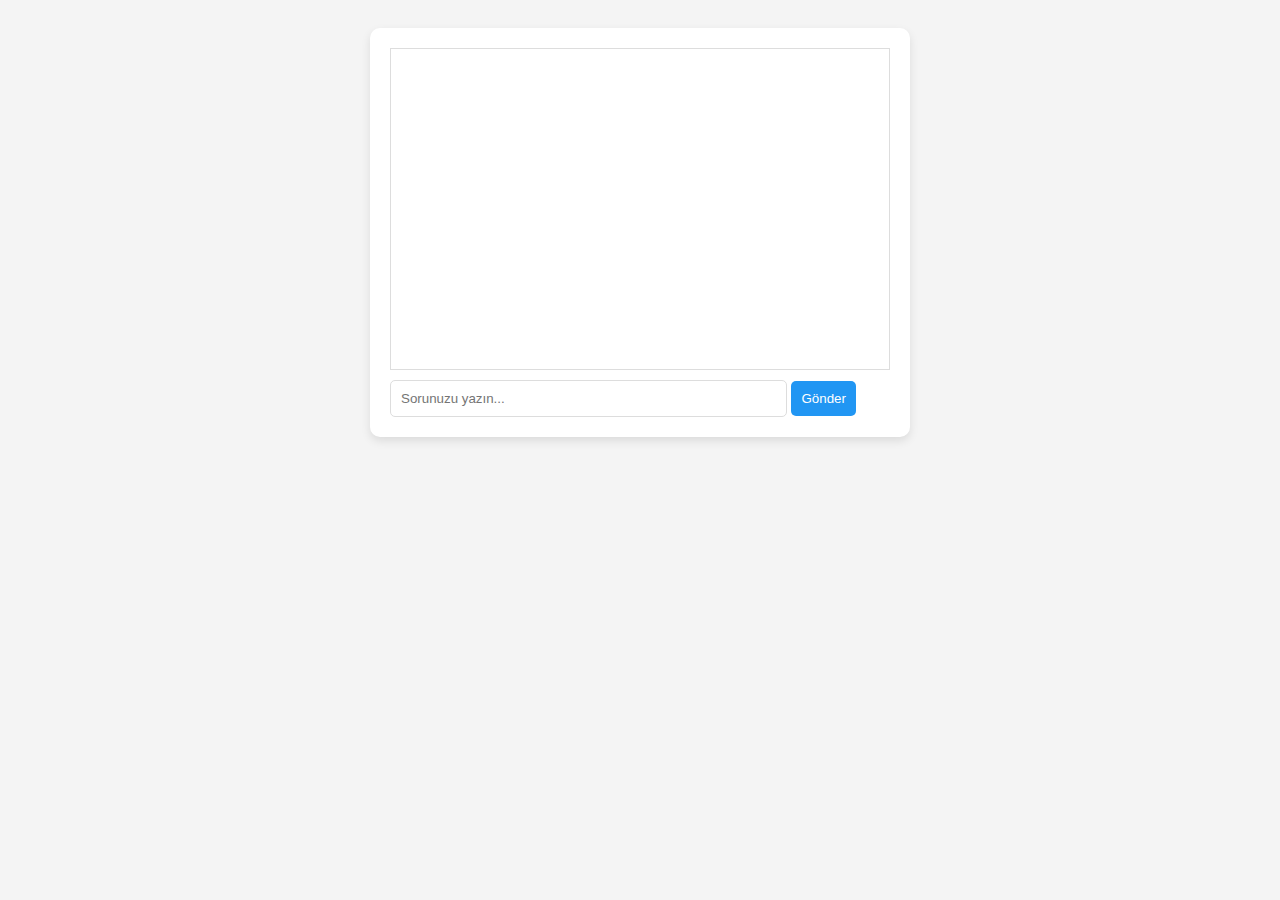
<file: templates/gemini.html>
<!DOCTYPE html>
<html lang="tr">
<head>
    <meta charset="UTF-8">
    <title>Yapay Zeka Asistanım</title>
    <style>
        body { font-family: sans-serif; background: #f4f4f4; padding: 20px; display: flex; justify-content: center; }
        .chat-box { width: 100%; max-width: 500px; background: white; border-radius: 10px; box-shadow: 0 4px 10px rgba(0,0,0,0.1); padding: 20px; }
        #messages { height: 300px; overflow-y: auto; border: 1px solid #ddd; padding: 10px; margin-bottom: 10px; display: flex; flex-direction: column; gap: 8px; }
        .user { background: #e3f2fd; align-self: flex-end; padding: 8px; border-radius: 5px; }
        .ai { background: #f1f8e9; align-self: flex-start; padding: 8px; border-radius: 5px; }
        input { width: 75%; padding: 10px; border: 1px solid #ddd; border-radius: 5px; }
        button { padding: 10px; background: #2196f3; color: white; border: none; border-radius: 5px; cursor: pointer; }
    </style>
</head>
<body>

<div class="chat-box">
    <div id="messages"></div>
    <input type="text" id="userInput" placeholder="Sorunuzu yazın...">
    <button onclick="send()">Gönder</button>
</div>

<script type="module">
    import { GoogleGenerativeAI } from "https://esm.run/@google/generative-ai";

    // BURAYA AZ ÖNCE ALDIĞIN GOOGLE ANAHTARINI YAPIŞTIR
    const API_KEY = "AIzaSyBR3fF6-2Tt0E0IKltuGXFZFpe4wqYFJNE"; 
    const genAI = new GoogleGenerativeAI(API_KEY);

    window.send = async function() {
        const input = document.getElementById("userInput");
        const msgDiv = document.getElementById("messages");
        const text = input.value;
        if(!text) return;

        msgDiv.innerHTML += `<div class="user">${text}</div>`;
        input.value = "";

        try {
            // HATA ALMAMAK İÇİN EN STABİL MODEL:
            const model = genAI.getGenerativeModel({ model: "gemini-1.5-flash" });
            
            const result = await model.generateContent(text);
            const response = await result.response;
            msgDiv.innerHTML += `<div class="ai"><b>Bot:</b> ${response.text()}</div>`;
        } catch (err) {
            console.error(err);
            msgDiv.innerHTML += `<div style="color:red">Hata: Google anahtarın henüz aktif olmamış veya bölgeni desteklemiyor olabilir.</div>`;
        }
        msgDiv.scrollTop = msgDiv.scrollHeight;
    }
</script>
</body>
</html>
</file>
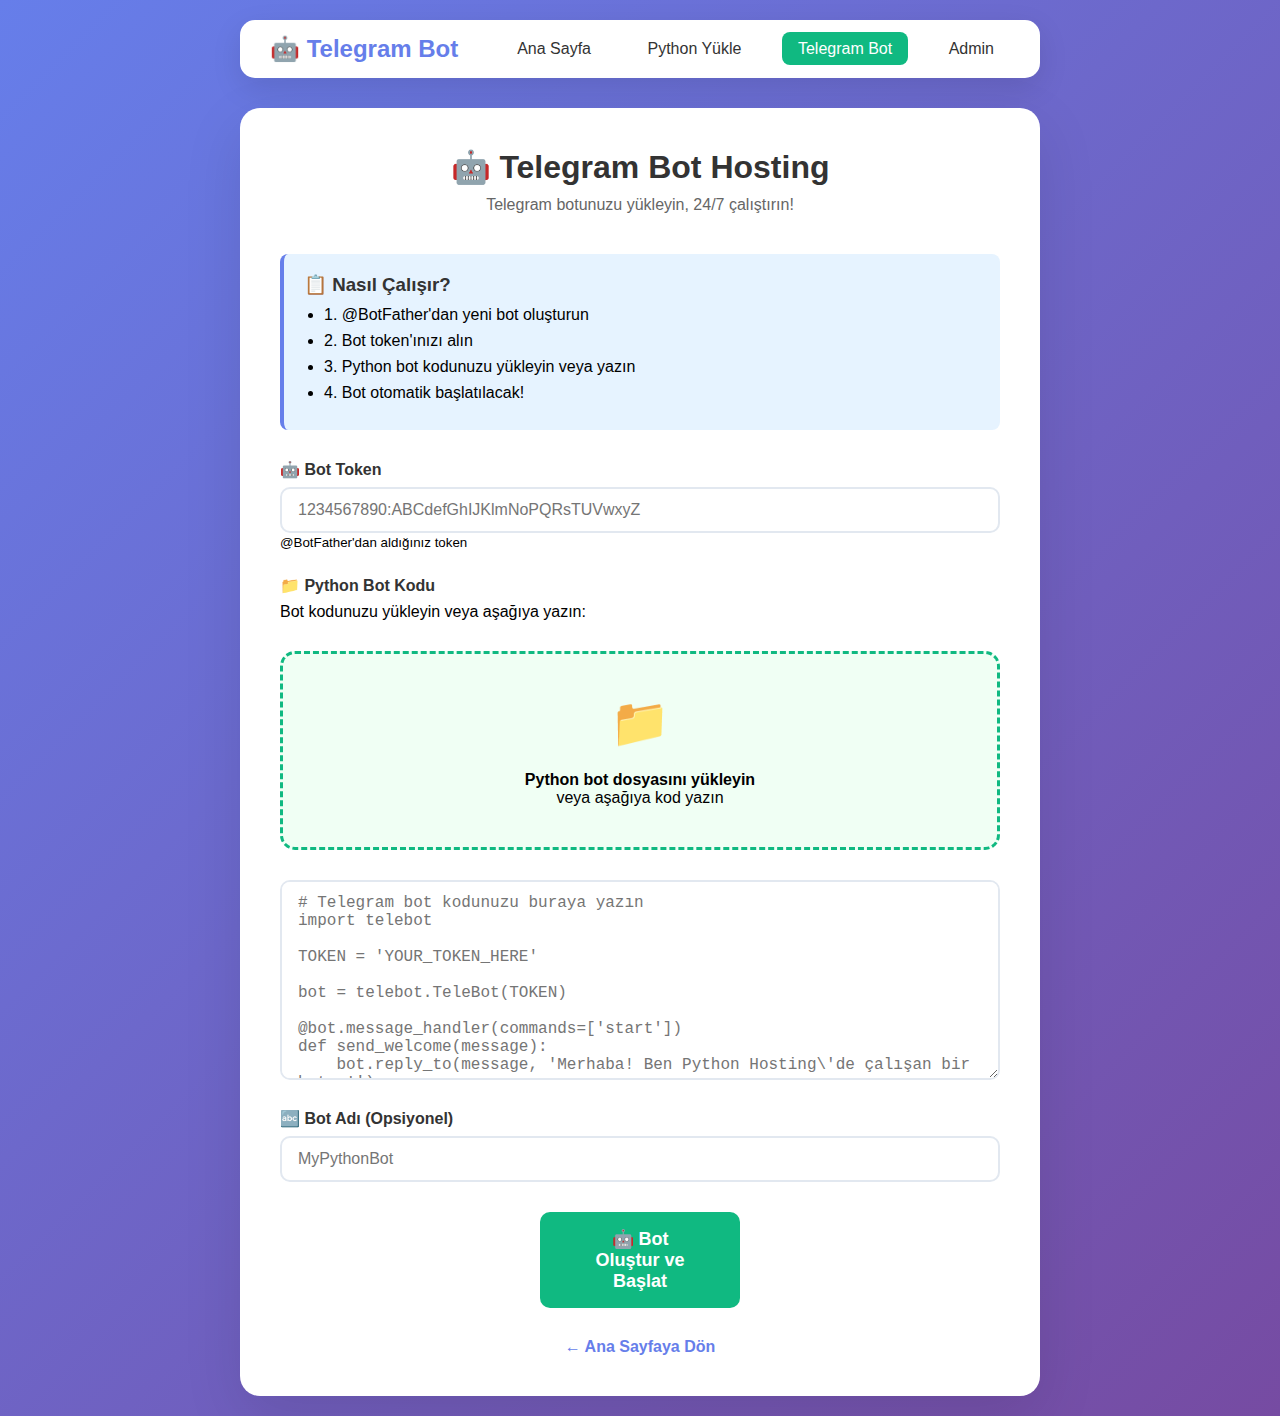
<file: templates/telegram_bot.html>
﻿<!DOCTYPE html>
<html lang="tr">
<head>
    <meta charset="UTF-8">
    <meta name="viewport" content="width=device-width, initial-scale=1.0">
    <title>Telegram Bot Hosting</title>
    <style>
        :root {
            --primary: #667eea;
            --secondary: #764ba2;
            --success: #10b981;
        }
        
        * {
            margin: 0;
            padding: 0;
            box-sizing: border-box;
        }
        
        body {
            font-family: -apple-system, BlinkMacSystemFont, 'Segoe UI', Roboto, sans-serif;
            background: linear-gradient(135deg, var(--primary) 0%, var(--secondary) 100%);
            min-height: 100vh;
            padding: 20px;
        }
        
        .container {
            max-width: 800px;
            margin: 0 auto;
        }
        
        .navbar {
            background: white;
            border-radius: 15px;
            padding: 15px 30px;
            margin-bottom: 30px;
            display: flex;
            justify-content: space-between;
            align-items: center;
            box-shadow: 0 10px 30px rgba(0,0,0,0.1);
        }
        
        .logo {
            font-size: 24px;
            font-weight: bold;
            color: var(--primary);
        }
        
        .nav-links a {
            text-decoration: none;
            color: #333;
            margin-left: 20px;
            padding: 8px 16px;
            border-radius: 8px;
            transition: all 0.3s;
        }
        
        .nav-links a:hover {
            background: var(--primary);
            color: white;
        }
        
        .bot-container {
            background: white;
            border-radius: 20px;
            padding: 40px;
            box-shadow: 0 20px 60px rgba(0,0,0,0.1);
        }
        
        h1 {
            color: #333;
            margin-bottom: 10px;
            text-align: center;
        }
        
        .subtitle {
            color: #666;
            text-align: center;
            margin-bottom: 40px;
        }
        
        .form-group {
            margin-bottom: 25px;
        }
        
        label {
            display: block;
            margin-bottom: 8px;
            font-weight: bold;
            color: #333;
        }
        
        input, textarea {
            width: 100%;
            padding: 12px 16px;
            border: 2px solid #e2e8f0;
            border-radius: 10px;
            font-size: 16px;
            transition: all 0.3s;
        }
        
        input:focus, textarea:focus {
            outline: none;
            border-color: var(--primary);
            box-shadow: 0 0 0 3px rgba(102, 126, 234, 0.1);
        }
        
        textarea {
            min-height: 200px;
            font-family: 'Courier New', monospace;
            resize: vertical;
        }
        
        .btn {
            background: var(--success);
            color: white;
            padding: 16px 40px;
            border: none;
            border-radius: 10px;
            font-size: 18px;
            font-weight: bold;
            cursor: pointer;
            transition: all 0.3s;
            display: block;
            margin: 30px auto;
            width: 200px;
        }
        
        .btn:hover:not(:disabled) {
            background: #0da271;
            transform: translateY(-2px);
        }
        
        .btn:disabled {
            background: #ccc;
            cursor: not-allowed;
        }
        
        .upload-area {
            border: 3px dashed var(--success);
            border-radius: 15px;
            padding: 40px 30px;
            text-align: center;
            margin: 30px 0;
            background: #f0fff4;
            cursor: pointer;
            transition: all 0.3s;
        }
        
        .upload-area:hover {
            background: #e6ffed;
            border-color: #0da271;
        }
        
        .upload-icon {
            font-size: 48px;
            color: var(--success);
            margin-bottom: 20px;
        }
        
        .file-input {
            display: none;
        }
        
        .selected-file {
            margin: 20px 0;
            padding: 20px;
            background: #e8f5e9;
            border-radius: 10px;
            display: none;
        }
        
        .result {
            margin-top: 30px;
            padding: 25px;
            border-radius: 10px;
            display: none;
            text-align: center;
        }
        
        .success {
            background: #d4edda;
            color: #155724;
            border-left: 4px solid var(--success);
        }
        
        .error {
            background: #f8d7da;
            color: #721c24;
            border-left: 4px solid #ef4444;
        }
        
        .back-link {
            display: block;
            text-align: center;
            margin-top: 30px;
            color: var(--primary);
            text-decoration: none;
            font-weight: bold;
        }
        
        .info-box {
            background: #e6f3ff;
            border-left: 4px solid var(--primary);
            padding: 20px;
            margin-bottom: 30px;
            border-radius: 8px;
        }
        
        .info-box h3 {
            margin-bottom: 10px;
            color: #333;
        }
        
        .info-box ul {
            padding-left: 20px;
        }
        
        .info-box li {
            margin-bottom: 8px;
        }
        
        @media (max-width: 768px) {
            .bot-container {
                padding: 20px;
            }
            
            h1 {
                font-size: 24px;
            }
            
            .navbar {
                flex-direction: column;
                gap: 15px;
            }
            
            .nav-links {
                display: flex;
                flex-wrap: wrap;
                justify-content: center;
            }
        }
    </style>
</head>
<body>
    <div class="container">
        <nav class="navbar">
            <div class="logo">🤖 Telegram Bot</div>
            <div class="nav-links">
                <a href="/">Ana Sayfa</a>
                <a href="/upload">Python Yükle</a>
                <a href="/telegram-bot" style="background: var(--success); color: white;">Telegram Bot</a>
                <a href="/admin">Admin</a>
            </div>
        </nav>
        
        <div class="bot-container">
            <h1>🤖 Telegram Bot Hosting</h1>
            <p class="subtitle">Telegram botunuzu yükleyin, 24/7 çalıştırın!</p>
            
            <div class="info-box">
                <h3>📋 Nasıl Çalışır?</h3>
                <ul>
                    <li>1. @BotFather'dan yeni bot oluşturun</li>
                    <li>2. Bot token'ınızı alın</li>
                    <li>3. Python bot kodunuzu yükleyin veya yazın</li>
                    <li>4. Bot otomatik başlatılacak!</li>
                </ul>
            </div>
            
            <form id="botForm">
                <div class="form-group">
                    <label for="botToken">🤖 Bot Token</label>
                    <input type="text" id="botToken" placeholder="1234567890:ABCdefGhIJKlmNoPQRsTUVwxyZ" required>
                    <small>@BotFather'dan aldığınız token</small>
                </div>
                
                <div class="form-group">
                    <label>📁 Python Bot Kodu</label>
                    <p>Bot kodunuzu yükleyin veya aşağıya yazın:</p>
                    
                    <div class="upload-area" id="codeUploadArea">
                        <div class="upload-icon">📁</div>
                        <h4>Python bot dosyasını yükleyin</h4>
                        <p>veya aşağıya kod yazın</p>
                        <input type="file" id="codeFileInput" class="file-input" accept=".py">
                    </div>
                    
                    <div class="selected-file" id="selectedFile">
                        <h4>✅ Seçilen Dosya:</h4>
                        <p><strong>Dosya:</strong> <span id="fileName"></span></p>
                    </div>
                    
                    <textarea id="botCode" placeholder="# Telegram bot kodunuzu buraya yazın
import telebot

TOKEN = 'YOUR_TOKEN_HERE'

bot = telebot.TeleBot(TOKEN)

@bot.message_handler(commands=['start'])
def send_welcome(message):
    bot.reply_to(message, 'Merhaba! Ben Python Hosting\'de çalışan bir botum!')

# Diğer komutlarınız...

print('🤖 Bot başlatılıyor...')
bot.polling()"></textarea>
                </div>
                
                <div class="form-group">
                    <label for="botName">🔤 Bot Adı (Opsiyonel)</label>
                    <input type="text" id="botName" placeholder="MyPythonBot">
                </div>
                
                <button type="button" class="btn" id="createBotBtn">
                    🤖 Bot Oluştur ve Başlat
                </button>
            </form>
            
            <div class="result" id="result">
                <h3 id="resultTitle"></h3>
                <p id="resultMessage"></p>
                <div id="resultDetails" style="text-align: left; margin-top: 20px;"></div>
            </div>
            
            <a href="/" class="back-link">← Ana Sayfaya Dön</a>
        </div>
    </div>
    
    <script>
        const codeUploadArea = document.getElementById('codeUploadArea');
        const codeFileInput = document.getElementById('codeFileInput');
        const selectedFile = document.getElementById('selectedFile');
        const fileName = document.getElementById('fileName');
        const botCode = document.getElementById('botCode');
        const botToken = document.getElementById('botToken');
        const botName = document.getElementById('botName');
        const createBotBtn = document.getElementById('createBotBtn');
        const resultDiv = document.getElementById('result');
        const resultTitle = document.getElementById('resultTitle');
        const resultMessage = document.getElementById('resultMessage');
        const resultDetails = document.getElementById('resultDetails');
        
        // Dosya seçme
        codeUploadArea.addEventListener('click', () => codeFileInput.click());
        
        codeFileInput.addEventListener('change', async (e) => {
            if (e.target.files.length > 0) {
                const file = e.target.files[0];
                
                if (!file.name.endsWith('.py')) {
                    showError('Sadece .py dosyaları yüklenebilir!');
                    return;
                }
                
                fileName.textContent = file.name;
                selectedFile.style.display = 'block';
                
                try {
                    // Dosya içeriğini oku
                    const content = await file.text();
                    botCode.value = content;
                    
                    // Token'ı otomatik bul (eğer varsa)
                    const tokenMatch = content.match(/TOKEN\s*=\s*['"]([^'"]+)['"]/);
                    if (tokenMatch && tokenMatch[1]) {
                        botToken.value = tokenMatch[1];
                    }
                } catch (error) {
                    showError('Dosya okunamadı: ' + error.message);
                }
            }
        });
        
        // Bot oluşturma
        createBotBtn.addEventListener('click', async () => {
            const token = botToken.value.trim();
            const code = botCode.value.trim();
            const name = botName.value.trim() || 'PythonHostingBot';
            
            if (!token) {
                showError('Bot token gereklidir!');
                return;
            }
            
            if (!code) {
                showError('Bot kodu gereklidir!');
                return;
            }
            
            createBotBtn.disabled = true;
            createBotBtn.textContent = 'Oluşturuluyor...';
            resultDiv.style.display = 'none';
            
            const formData = new FormData();
            
            // Dosya yüklendiyse onu kullan
            if (codeFileInput.files.length > 0) {
                formData.append('file', codeFileInput.files[0]);
            } else {
                // Yoksa kodu dosyaya çevir
                const blob = new Blob([code], { type: 'text/python' });
                formData.append('file', blob, 'bot.py');
            }
            
            formData.append('bot_token', token);
            formData.append('name', name);
            
            try {
                const response = await fetch('/telegram-bot', {
                    method: 'POST',
                    body: formData
                });
                
                const data = await response.json();
                
                if (data.success) {
                    showSuccess(\✅ \\, \
                        <p><strong>Bot ID:</strong> \</p>
                        <p><strong>Dosya:</strong> \</p>
                        <p><strong>Durum:</strong> Bot başlatıldı ve çalışıyor!</p>
                        <p><strong>Komutlar:</strong> /start, /help, /status, /time</p>
                        <p><em>Botunuz şu anda aktif ve mesajlarınızı bekliyor!</em></p>
                    \);
                    
                    // Formu sıfırla
                    botToken.value = '';
                    botCode.value = '';
                    botName.value = '';
                    codeFileInput.value = '';
                    selectedFile.style.display = 'none';
                    
                } else {
                    showError(\❌ \\);
                }
                
            } catch (error) {
                showError(\❌ Bağlantı hatası: \\);
            } finally {
                createBotBtn.disabled = false;
                createBotBtn.textContent = '🤖 Bot Oluştur ve Başlat';
            }
        });
        
        function showSuccess(title, details) {
            resultDiv.className = 'result success';
            resultTitle.textContent = title;
            resultMessage.textContent = '';
            resultDetails.innerHTML = details;
            resultDiv.style.display = 'block';
            
            // Sayfayı yukarı kaydır
            resultDiv.scrollIntoView({ behavior: 'smooth' });
        }
        
        function showError(message) {
            resultDiv.className = 'result error';
            resultTitle.textContent = 'Hata!';
            resultMessage.textContent = message;
            resultDetails.innerHTML = '';
            resultDiv.style.display = 'block';
            
            // Sayfayı yukarı kaydır
            resultDiv.scrollIntoView({ behavior: 'smooth' });
        }
    </script>
</body>
</html>
</file>
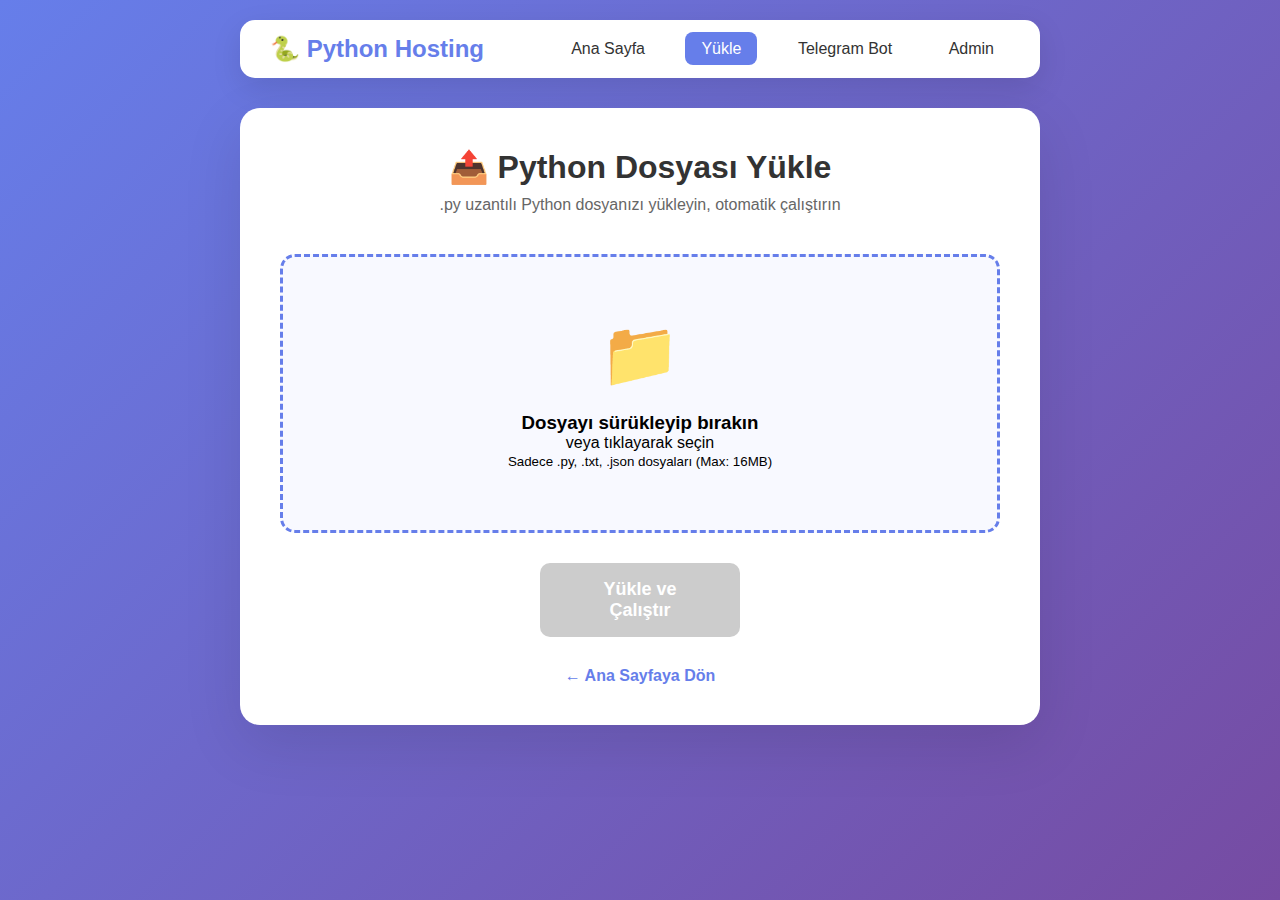
<file: templates/upload.html>
﻿<!DOCTYPE html>
<html lang="tr">
<head>
    <meta charset="UTF-8">
    <meta name="viewport" content="width=device-width, initial-scale=1.0">
    <title>Python Dosyası Yükle</title>
    <style>
        :root {
            --primary: #667eea;
            --secondary: #764ba2;
            --success: #10b981;
            --danger: #ef4444;
        }
        
        * {
            margin: 0;
            padding: 0;
            box-sizing: border-box;
        }
        
        body {
            font-family: -apple-system, BlinkMacSystemFont, 'Segoe UI', Roboto, sans-serif;
            background: linear-gradient(135deg, var(--primary) 0%, var(--secondary) 100%);
            min-height: 100vh;
            padding: 20px;
        }
        
        .container {
            max-width: 800px;
            margin: 0 auto;
        }
        
        .navbar {
            background: white;
            border-radius: 15px;
            padding: 15px 30px;
            margin-bottom: 30px;
            display: flex;
            justify-content: space-between;
            align-items: center;
            box-shadow: 0 10px 30px rgba(0,0,0,0.1);
        }
        
        .logo {
            font-size: 24px;
            font-weight: bold;
            color: var(--primary);
        }
        
        .nav-links a {
            text-decoration: none;
            color: #333;
            margin-left: 20px;
            padding: 8px 16px;
            border-radius: 8px;
            transition: all 0.3s;
        }
        
        .nav-links a:hover {
            background: var(--primary);
            color: white;
        }
        
        .upload-container {
            background: white;
            border-radius: 20px;
            padding: 40px;
            box-shadow: 0 20px 60px rgba(0,0,0,0.1);
        }
        
        h1 {
            color: #333;
            margin-bottom: 10px;
            text-align: center;
        }
        
        .subtitle {
            color: #666;
            text-align: center;
            margin-bottom: 40px;
        }
        
        .upload-area {
            border: 3px dashed var(--primary);
            border-radius: 15px;
            padding: 60px 30px;
            text-align: center;
            margin: 30px 0;
            background: #f8f9ff;
            cursor: pointer;
            transition: all 0.3s;
        }
        
        .upload-area:hover {
            background: #eef1ff;
            border-color: #5a67d8;
        }
        
        .upload-area.dragover {
            background: #e1e7ff;
            border-color: #4c51bf;
            transform: scale(1.02);
        }
        
        .upload-icon {
            font-size: 64px;
            color: var(--primary);
            margin-bottom: 20px;
        }
        
        .file-input {
            display: none;
        }
        
        .selected-file {
            margin: 20px 0;
            padding: 20px;
            background: #e8f5e9;
            border-radius: 10px;
            display: none;
        }
        
        .btn {
            background: var(--primary);
            color: white;
            padding: 16px 40px;
            border: none;
            border-radius: 10px;
            font-size: 18px;
            font-weight: bold;
            cursor: pointer;
            transition: all 0.3s;
            display: block;
            margin: 30px auto;
            width: 200px;
        }
        
        .btn:hover:not(:disabled) {
            background: #5a67d8;
            transform: translateY(-2px);
        }
        
        .btn:disabled {
            background: #ccc;
            cursor: not-allowed;
        }
        
        .result {
            margin-top: 30px;
            padding: 25px;
            border-radius: 10px;
            display: none;
            text-align: center;
        }
        
        .success {
            background: #d4edda;
            color: #155724;
            border-left: 4px solid var(--success);
        }
        
        .error {
            background: #f8d7da;
            color: #721c24;
            border-left: 4px solid var(--danger);
        }
        
        .back-link {
            display: block;
            text-align: center;
            margin-top: 30px;
            color: var(--primary);
            text-decoration: none;
            font-weight: bold;
        }
        
        .progress-bar {
            width: 100%;
            height: 10px;
            background: #e9ecef;
            border-radius: 5px;
            margin-top: 20px;
            overflow: hidden;
            display: none;
        }
        
        .progress {
            height: 100%;
            background: var(--success);
            width: 0%;
            transition: width 0.3s;
        }
        
        @media (max-width: 768px) {
            .upload-container {
                padding: 20px;
            }
            
            .upload-area {
                padding: 40px 20px;
            }
            
            h1 {
                font-size: 24px;
            }
        }
    </style>
</head>
<body>
    <div class="container">
        <nav class="navbar">
            <div class="logo">🐍 Python Hosting</div>
            <div class="nav-links">
                <a href="/">Ana Sayfa</a>
                <a href="/upload" style="background: var(--primary); color: white;">Yükle</a>
                <a href="/telegram-bot">Telegram Bot</a>
                <a href="/admin">Admin</a>
            </div>
        </nav>
        
        <div class="upload-container">
            <h1>📤 Python Dosyası Yükle</h1>
            <p class="subtitle">.py uzantılı Python dosyanızı yükleyin, otomatik çalıştırın</p>
            
            <div class="upload-area" id="uploadArea">
                <div class="upload-icon">📁</div>
                <h3>Dosyayı sürükleyip bırakın</h3>
                <p>veya tıklayarak seçin</p>
                <p><small>Sadece .py, .txt, .json dosyaları (Max: 16MB)</small></p>
                <input type="file" id="fileInput" class="file-input" accept=".py,.txt,.json">
            </div>
            
            <div class="selected-file" id="selectedFile">
                <h4>✅ Seçilen Dosya:</h4>
                <p><strong>Dosya:</strong> <span id="fileName"></span></p>
                <p><strong>Boyut:</strong> <span id="fileSize"></span></p>
                <p><strong>Tür:</strong> <span id="fileType"></span></p>
            </div>
            
            <div class="progress-bar" id="progressBar">
                <div class="progress" id="progress"></div>
            </div>
            
            <button class="btn" id="uploadBtn" disabled>
                <span id="btnText">Yükle ve Çalıştır</span>
            </button>
            
            <div class="result" id="result">
                <h3 id="resultTitle"></h3>
                <p id="resultMessage"></p>
                <div id="resultDetails" style="text-align: left; margin-top: 20px;"></div>
            </div>
            
            <a href="/" class="back-link">← Ana Sayfaya Dön</a>
        </div>
    </div>
    
    <script>
        const uploadArea = document.getElementById('uploadArea');
        const fileInput = document.getElementById('fileInput');
        const selectedFile = document.getElementById('selectedFile');
        const fileName = document.getElementById('fileName');
        const fileSize = document.getElementById('fileSize');
        const fileType = document.getElementById('fileType');
        const uploadBtn = document.getElementById('uploadBtn');
        const btnText = document.getElementById('btnText');
        const resultDiv = document.getElementById('result');
        const resultTitle = document.getElementById('resultTitle');
        const resultMessage = document.getElementById('resultMessage');
        const resultDetails = document.getElementById('resultDetails');
        const progressBar = document.getElementById('progressBar');
        const progress = document.getElementById('progress');
        
        // Dosya seçme
        uploadArea.addEventListener('click', () => fileInput.click());
        
        fileInput.addEventListener('change', (e) => {
            if (e.target.files.length > 0) {
                updateFileInfo(e.target.files[0]);
            }
        });
        
        // Sürükle-bırak
        uploadArea.addEventListener('dragover', (e) => {
            e.preventDefault();
            uploadArea.classList.add('dragover');
        });
        
        uploadArea.addEventListener('dragleave', () => {
            uploadArea.classList.remove('dragover');
        });
        
        uploadArea.addEventListener('drop', (e) => {
            e.preventDefault();
            uploadArea.classList.remove('dragover');
            
            if (e.dataTransfer.files.length > 0) {
                const file = e.dataTransfer.files[0];
                const ext = file.name.split('.').pop().toLowerCase();
                
                if (['py', 'txt', 'json'].includes(ext)) {
                    fileInput.files = e.dataTransfer.files;
                    updateFileInfo(file);
                } else {
                    showError('Sadece .py, .txt, .json dosyaları yüklenebilir!');
                }
            }
        });
        
        function updateFileInfo(file) {
            fileName.textContent = file.name;
            fileSize.textContent = formatBytes(file.size);
            fileType.textContent = getFileType(file.name);
            selectedFile.style.display = 'block';
            uploadBtn.disabled = false;
            
            // Result'ı gizle
            resultDiv.style.display = 'none';
        }
        
        function formatBytes(bytes) {
            if (bytes === 0) return '0 Bytes';
            const k = 1024;
            const sizes = ['Bytes', 'KB', 'MB', 'GB'];
            const i = Math.floor(Math.log(bytes) / Math.log(k));
            return parseFloat((bytes / Math.pow(k, i)).toFixed(2)) + ' ' + sizes[i];
        }
        
        function getFileType(filename) {
            const ext = filename.split('.').pop().toLowerCase();
            switch(ext) {
                case 'py': return '🐍 Python Script';
                case 'txt': return '📝 Text Dosyası';
                case 'json': return '📊 JSON Verisi';
                default: return '📁 Dosya';
            }
        }
        
        // Upload işlemi
        uploadBtn.addEventListener('click', async () => {
            const file = fileInput.files[0];
            if (!file) return;
            
            // Kontroller
            if (file.size > 16 * 1024 * 1024) {
                showError('Dosya boyutu 16MB\'dan büyük olamaz!');
                return;
            }
            
            const ext = file.name.split('.').pop().toLowerCase();
            if (!['py', 'txt', 'json'].includes(ext)) {
                showError('Geçersiz dosya türü!');
                return;
            }
            
            // Upload başlat
            uploadBtn.disabled = true;
            btnText.textContent = 'Yükleniyor...';
            progressBar.style.display = 'block';
            progress.style.width = '30%';
            resultDiv.style.display = 'none';
            
            const formData = new FormData();
            formData.append('file', file);
            
            try {
                progress.style.width = '60%';
                
                const response = await fetch('/api/upload', {
                    method: 'POST',
                    body: formData
                });
                
                progress.style.width = '90%';
                
                const data = await response.json();
                
                progress.style.width = '100%';
                
                if (data.success) {
                    showSuccess(\✅ \\, \
                        <p><strong>Dosya:</strong> \</p>
                        <p><strong>Boyut:</strong> \</p>
                        <p><strong>Script ID:</strong> \</p>
                        <p><strong>Durum:</strong> Yüklendi ve çalışmaya hazır!</p>
                    \);
                    
                    // Formu sıfırla
                    fileInput.value = '';
                    selectedFile.style.display = 'none';
                    uploadBtn.disabled = true;
                    btnText.textContent = 'Yükle ve Çalıştır';
                    
                    // 3 saniye sonra progress bar'ı gizle
                    setTimeout(() => {
                        progressBar.style.display = 'none';
                        progress.style.width = '0%';
                    }, 3000);
                    
                } else {
                    showError(\❌ \\);
                    uploadBtn.disabled = false;
                    btnText.textContent = 'Yükle ve Çalıştır';
                }
                
            } catch (error) {
                showError(\❌ Bağlantı hatası: \\);
                uploadBtn.disabled = false;
                btnText.textContent = 'Yükle ve Çalıştır';
                progressBar.style.display = 'none';
                progress.style.width = '0%';
            }
        });
        
        function showSuccess(title, details) {
            resultDiv.className = 'result success';
            resultTitle.textContent = title;
            resultMessage.textContent = '';
            resultDetails.innerHTML = details;
            resultDiv.style.display = 'block';
            
            // Sayfayı yukarı kaydır
            resultDiv.scrollIntoView({ behavior: 'smooth' });
        }
        
        function showError(message) {
            resultDiv.className = 'result error';
            resultTitle.textContent = 'Hata!';
            resultMessage.textContent = message;
            resultDetails.innerHTML = '';
            resultDiv.style.display = 'block';
            
            // Sayfayı yukarı kaydır
            resultDiv.scrollIntoView({ behavior: 'smooth' });
        }
    </script>
</body>
</html>
</file>
